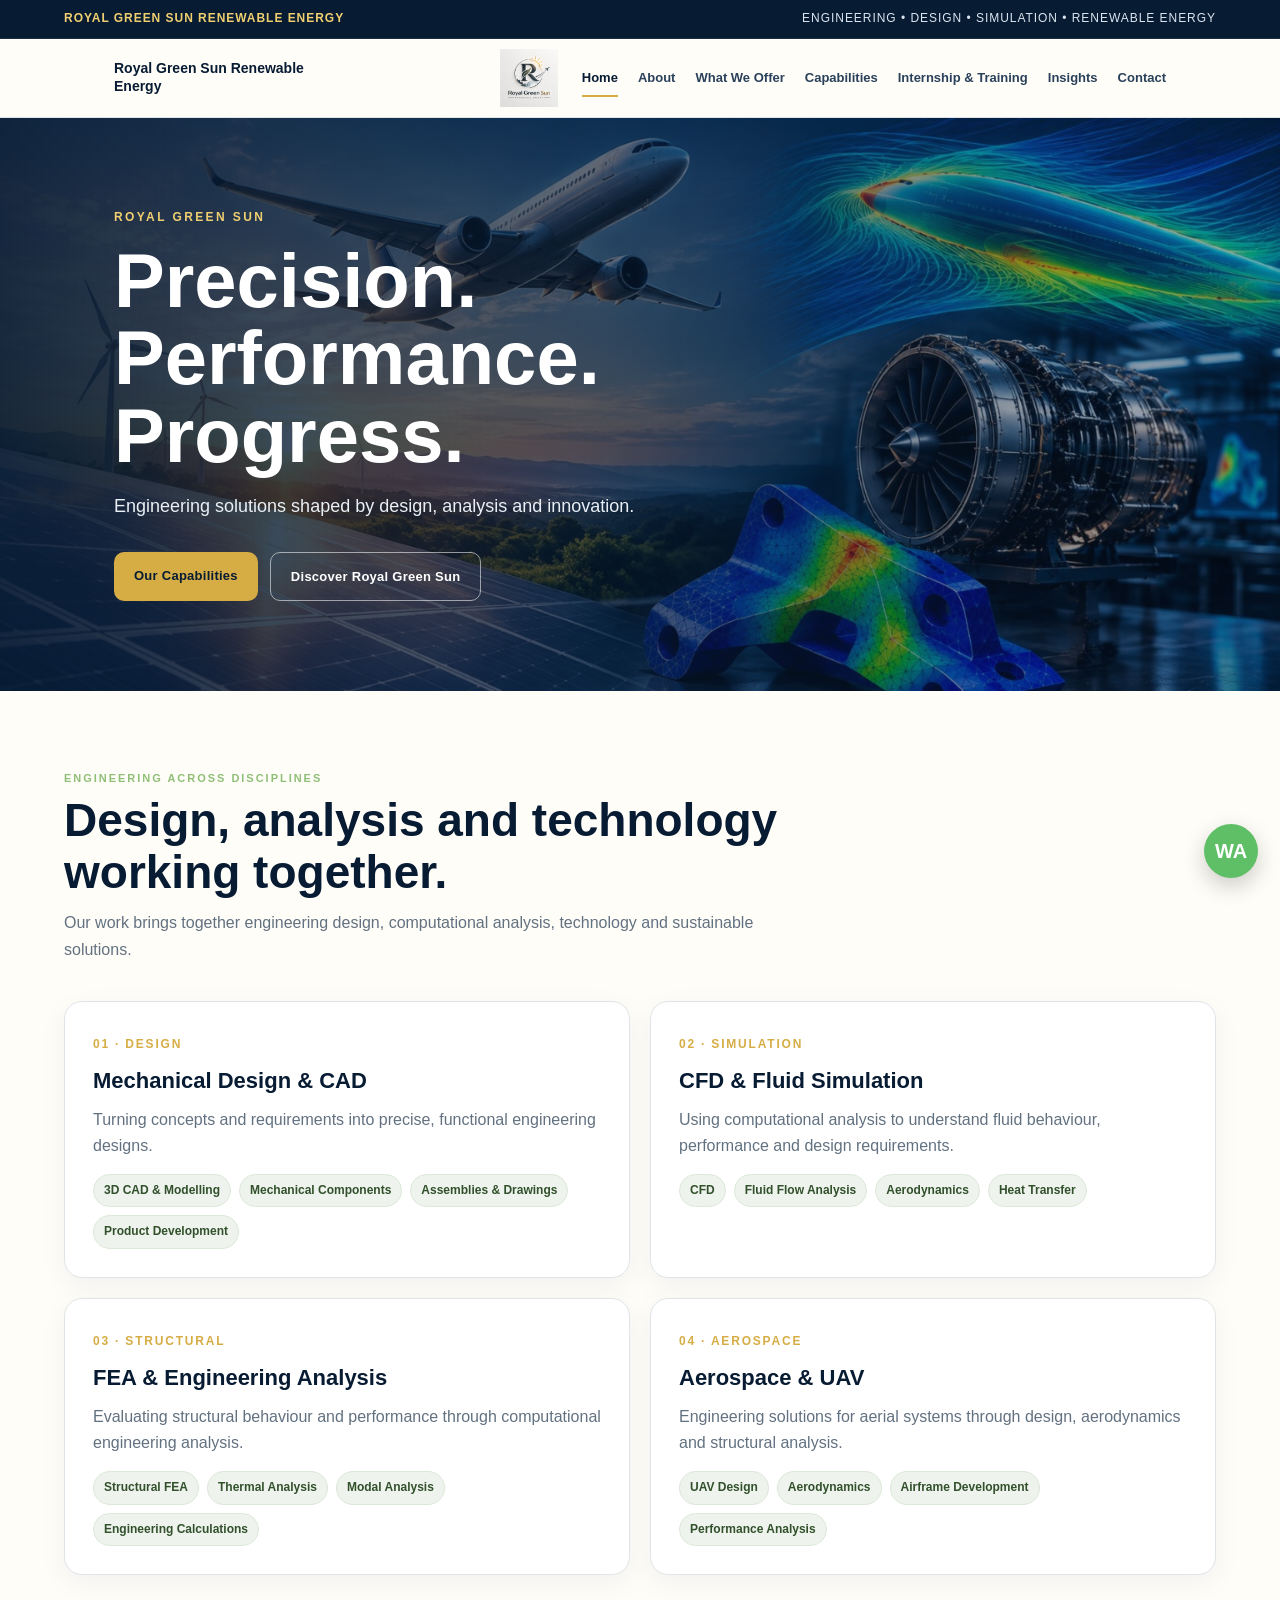
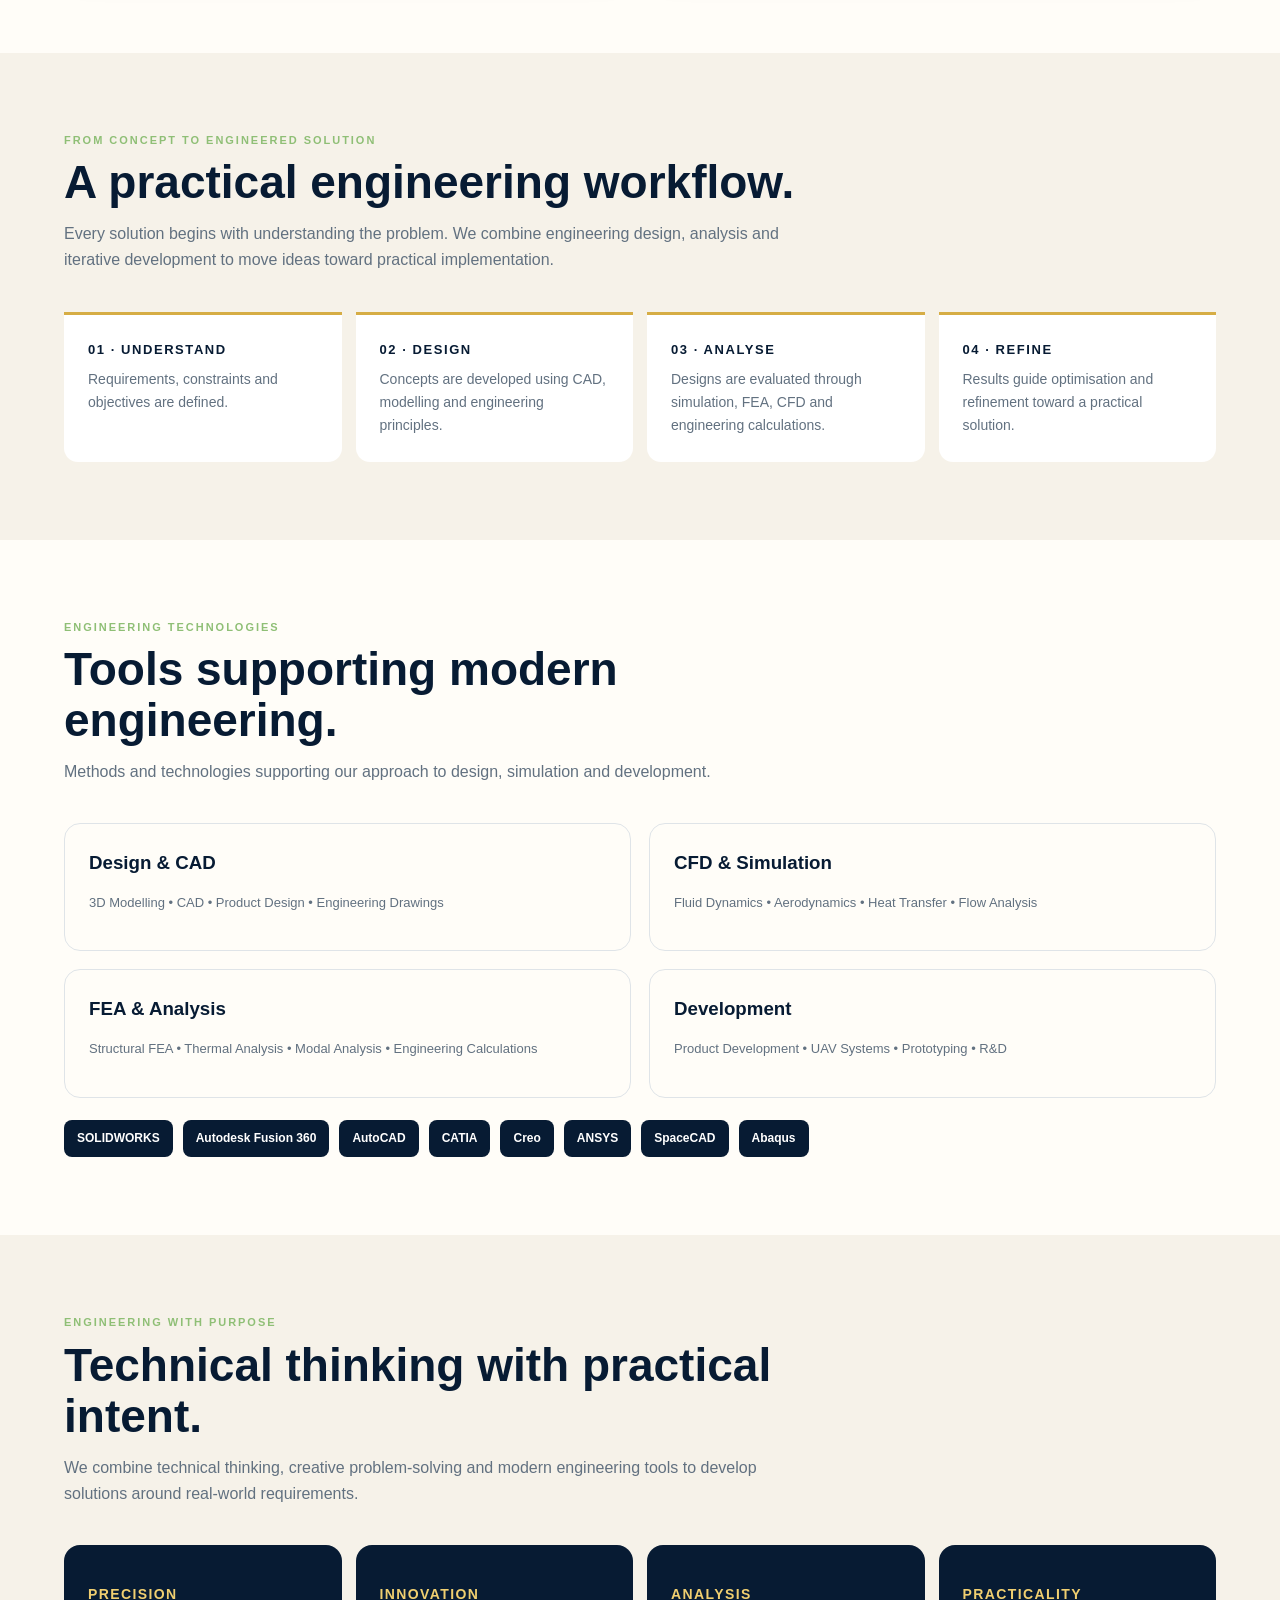
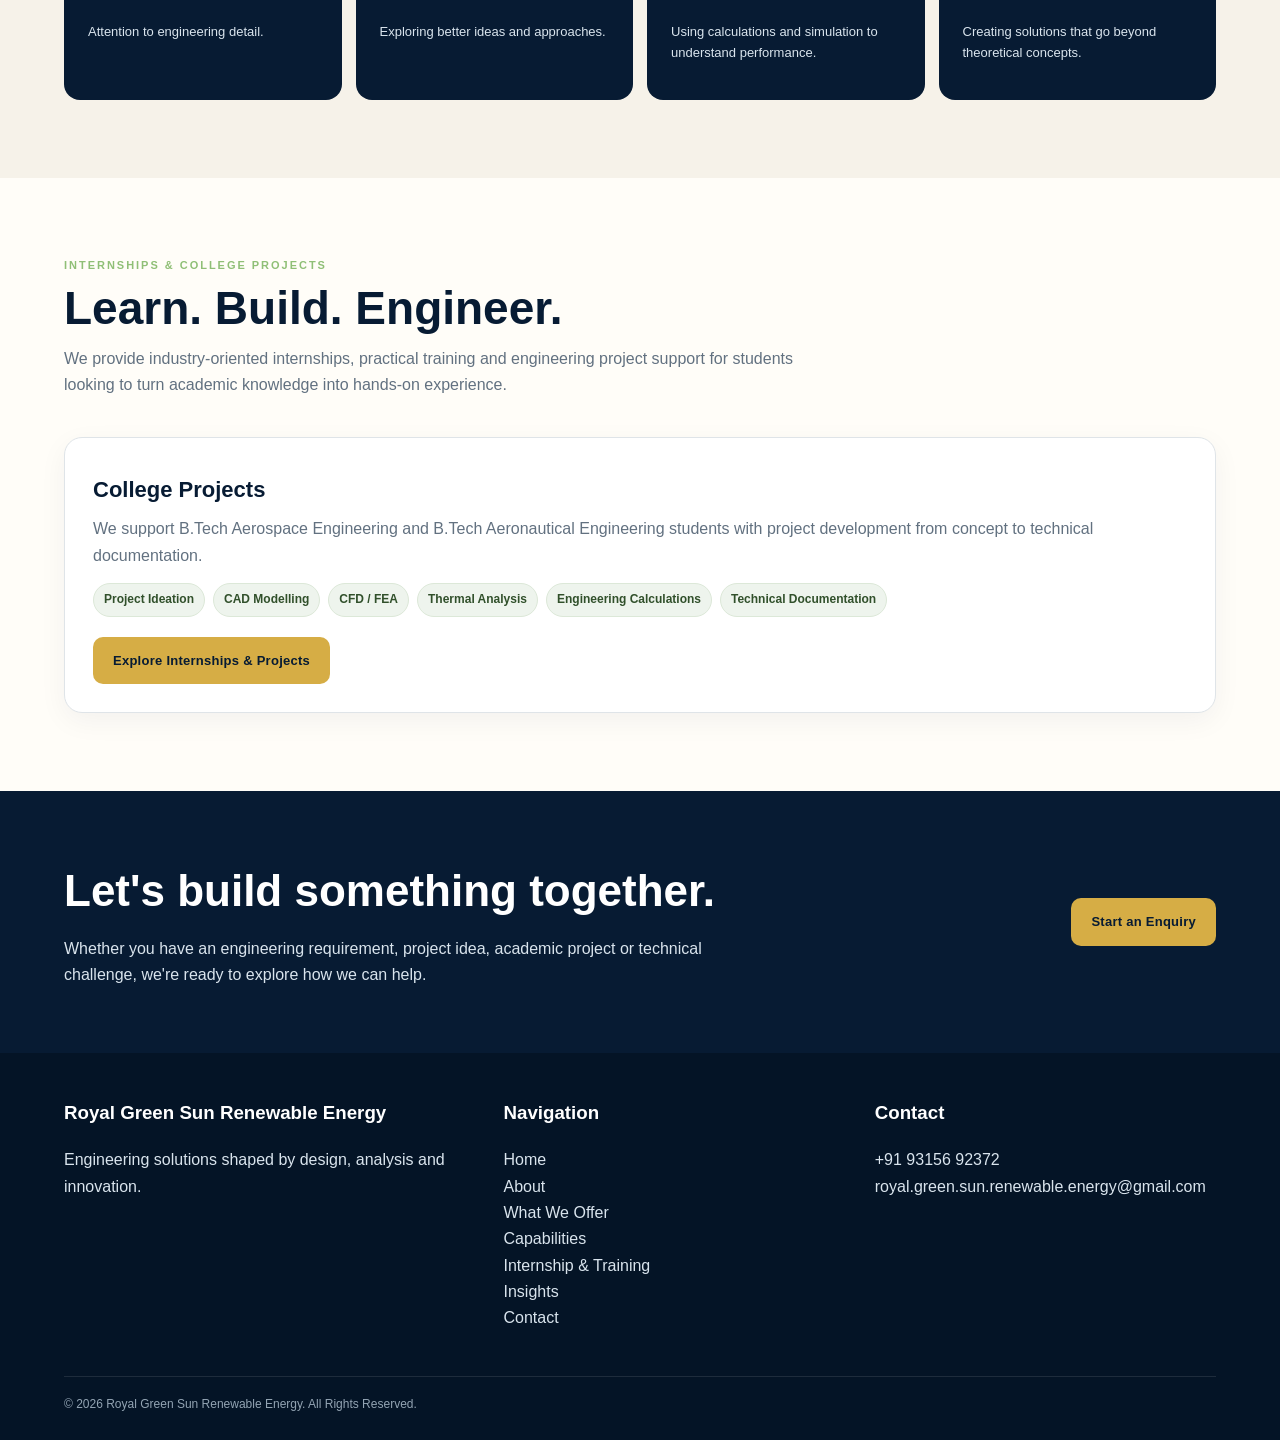
<file: index.html>
<!doctype html><html lang="en"><head><meta charset="utf-8"><meta name="viewport" content="width=device-width,initial-scale=1"><title>Royal Green Sun Renewable Energy | Engineering & Technology</title>
<meta name="description" content="Royal Green Sun Renewable Energy — engineering design, CFD, FEA, aerospace, UAV, product development and renewable energy solutions.">

<link rel="icon" type="image/png" href="assets/logo.png"><link rel="stylesheet" href="assets/styles.css"></head><body>
<div class="topbar"><div class="inner"><span class="company">Royal Green Sun Renewable Energy</span><span class="status">Engineering • Design • Simulation • Renewable Energy</span></div></div>
<header class="header"><nav class="nav"><a class="brand" href="index.html"><span class="brand-text">Royal Green Sun Renewable Energy</span><img src="assets/logo.png" alt="Royal Green Sun Renewable Energy logo"></a><button class="menu" aria-label="Open menu">MENU</button><div class="links"><a class="active" href="index.html">Home</a><a href="about.html">About</a><a href="what-we-offer.html">What We Offer</a><a href="capabilities.html">Capabilities</a><a href="internship-training.html">Internship & Training</a><a href="insights.html">Insights</a><a href="contact.html">Contact</a></div></nav></header>
<main><section class="hero"><div class="hero-inner"><div class="eyebrow">Royal Green Sun</div><h1>Precision. Performance. Progress.</h1><p>Engineering solutions shaped by design, analysis and innovation.</p><div class="buttons"><a class="btn btn-primary" href="capabilities.html">Our Capabilities</a><a class="btn btn-outline" href="about.html">Discover Royal Green Sun</a></div></div></section>
<section class="section"><div class="container"><div class="section-head"><div class="kicker">Engineering Across Disciplines</div><h2 class="section-title">Design, analysis and technology working together.</h2><p>Our work brings together engineering design, computational analysis, technology and sustainable solutions.</p></div><div class="grid"><article class="card"><span class="number">01 · DESIGN</span><h3>Mechanical Design & CAD</h3><p>Turning concepts and requirements into precise, functional engineering designs.</p><ul class="list"><li>3D CAD & Modelling</li><li>Mechanical Components</li><li>Assemblies & Drawings</li><li>Product Development</li></ul></article><article class="card"><span class="number">02 · SIMULATION</span><h3>CFD & Fluid Simulation</h3><p>Using computational analysis to understand fluid behaviour, performance and design requirements.</p><ul class="list"><li>CFD</li><li>Fluid Flow Analysis</li><li>Aerodynamics</li><li>Heat Transfer</li></ul></article><article class="card"><span class="number">03 · STRUCTURAL</span><h3>FEA & Engineering Analysis</h3><p>Evaluating structural behaviour and performance through computational engineering analysis.</p><ul class="list"><li>Structural FEA</li><li>Thermal Analysis</li><li>Modal Analysis</li><li>Engineering Calculations</li></ul></article><article class="card"><span class="number">04 · AEROSPACE</span><h3>Aerospace & UAV</h3><p>Engineering solutions for aerial systems through design, aerodynamics and structural analysis.</p><ul class="list"><li>UAV Design</li><li>Aerodynamics</li><li>Airframe Development</li><li>Performance Analysis</li></ul></article></div></div></section>
<section class="section cream"><div class="container"><div class="section-head"><div class="kicker">From Concept to Engineered Solution</div><h2 class="section-title">A practical engineering workflow.</h2><p>Every solution begins with understanding the problem. We combine engineering design, analysis and iterative development to move ideas toward practical implementation.</p></div><div class="workflow"><div class="step"><strong>01 · UNDERSTAND</strong><p>Requirements, constraints and objectives are defined.</p></div><div class="step"><strong>02 · DESIGN</strong><p>Concepts are developed using CAD, modelling and engineering principles.</p></div><div class="step"><strong>03 · ANALYSE</strong><p>Designs are evaluated through simulation, FEA, CFD and engineering calculations.</p></div><div class="step"><strong>04 · REFINE</strong><p>Results guide optimisation and refinement toward a practical solution.</p></div></div></div></section>
<section class="section"><div class="container"><div class="section-head"><div class="kicker">Engineering Technologies</div><h2 class="section-title">Tools supporting modern engineering.</h2><p>Methods and technologies supporting our approach to design, simulation and development.</p></div><div class="tech-grid"><div class="tech-box"><h3>Design & CAD</h3><p class="small">3D Modelling • CAD • Product Design • Engineering Drawings</p></div><div class="tech-box"><h3>CFD & Simulation</h3><p class="small">Fluid Dynamics • Aerodynamics • Heat Transfer • Flow Analysis</p></div><div class="tech-box"><h3>FEA & Analysis</h3><p class="small">Structural FEA • Thermal Analysis • Modal Analysis • Engineering Calculations</p></div><div class="tech-box"><h3>Development</h3><p class="small">Product Development • UAV Systems • Prototyping • R&D</p></div></div><div class="software"><span>SOLIDWORKS</span><span>Autodesk Fusion 360</span><span>AutoCAD</span><span>CATIA</span><span>Creo</span><span>ANSYS</span><span>SpaceCAD</span><span>Abaqus</span></div></div></section>
<section class="section cream"><div class="container"><div class="section-head"><div class="kicker">Engineering With Purpose</div><h2 class="section-title">Technical thinking with practical intent.</h2><p>We combine technical thinking, creative problem-solving and modern engineering tools to develop solutions around real-world requirements.</p></div><div class="pillars"><div class="pillar"><h3>PRECISION</h3><p>Attention to engineering detail.</p></div><div class="pillar"><h3>INNOVATION</h3><p>Exploring better ideas and approaches.</p></div><div class="pillar"><h3>ANALYSIS</h3><p>Using calculations and simulation to understand performance.</p></div><div class="pillar"><h3>PRACTICALITY</h3><p>Creating solutions that go beyond theoretical concepts.</p></div></div></div></section>
<section class="section"><div class="container"><div class="section-head"><div class="kicker">Internships & College Projects</div><h2 class="section-title">Learn. Build. Engineer.</h2><p>We provide industry-oriented internships, practical training and engineering project support for students looking to turn academic knowledge into hands-on experience.</p></div><div class="card"><h3>College Projects</h3><p>We support B.Tech Aerospace Engineering and B.Tech Aeronautical Engineering students with project development from concept to technical documentation.</p><ul class="list"><li>Project Ideation</li><li>CAD Modelling</li><li>CFD / FEA</li><li>Thermal Analysis</li><li>Engineering Calculations</li><li>Technical Documentation</li></ul><div class="buttons" style="margin-top:20px"><a class="btn btn-primary" href="internship-training.html">Explore Internships & Projects</a></div></div></div></section>
<section class="cta"><div class="cta-inner"><div><h2>Let's build something together.</h2><p>Whether you have an engineering requirement, project idea, academic project or technical challenge, we're ready to explore how we can help.</p></div><a class="btn btn-primary" href="contact.html">Start an Enquiry</a></div></section></main>
<a class="whatsapp" href="https://wa.me/919315692372?text=Hello%20Royal%20Green%20Sun%2C%20I%20would%20like%20to%20enquire%20about%20your%20engineering%20services." target="_blank" aria-label="WhatsApp">WA</a>
<footer class="footer"><div class="footer-inner"><div><h3>Royal Green Sun Renewable Energy</h3><p>Engineering solutions shaped by design, analysis and innovation.</p></div><div><h3>Navigation</h3><p><a href="index.html">Home</a><br><a href="about.html">About</a><br><a href="what-we-offer.html">What We Offer</a><br><a href="capabilities.html">Capabilities</a><br><a href="internship-training.html">Internship & Training</a><br><a href="insights.html">Insights</a><br><a href="contact.html">Contact</a></p></div><div><h3>Contact</h3><p>+91 93156 92372<br>royal.green.sun.renewable.energy@gmail.com</p></div></div><div class="footer-bottom">© 2026 Royal Green Sun Renewable Energy. All Rights Reserved.</div></footer><script src="assets/script.js"></script></body></html>
</file>
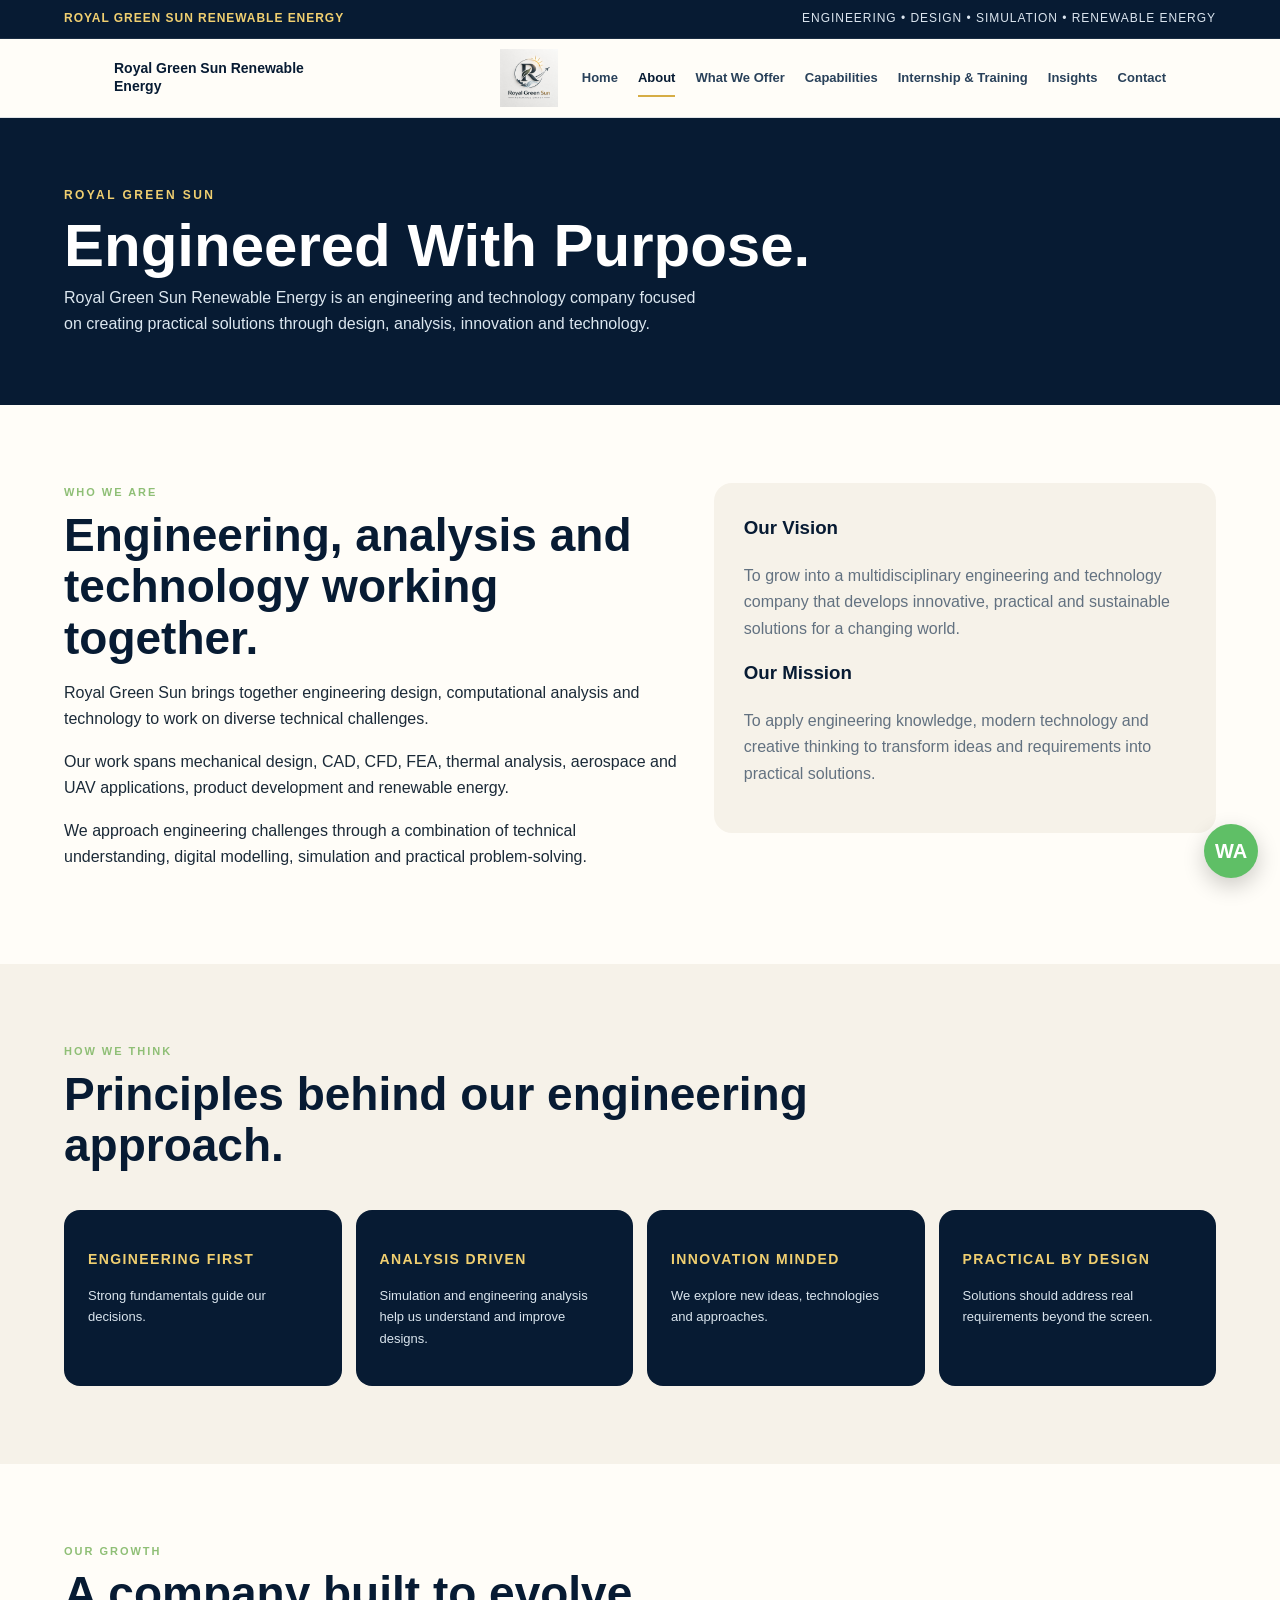
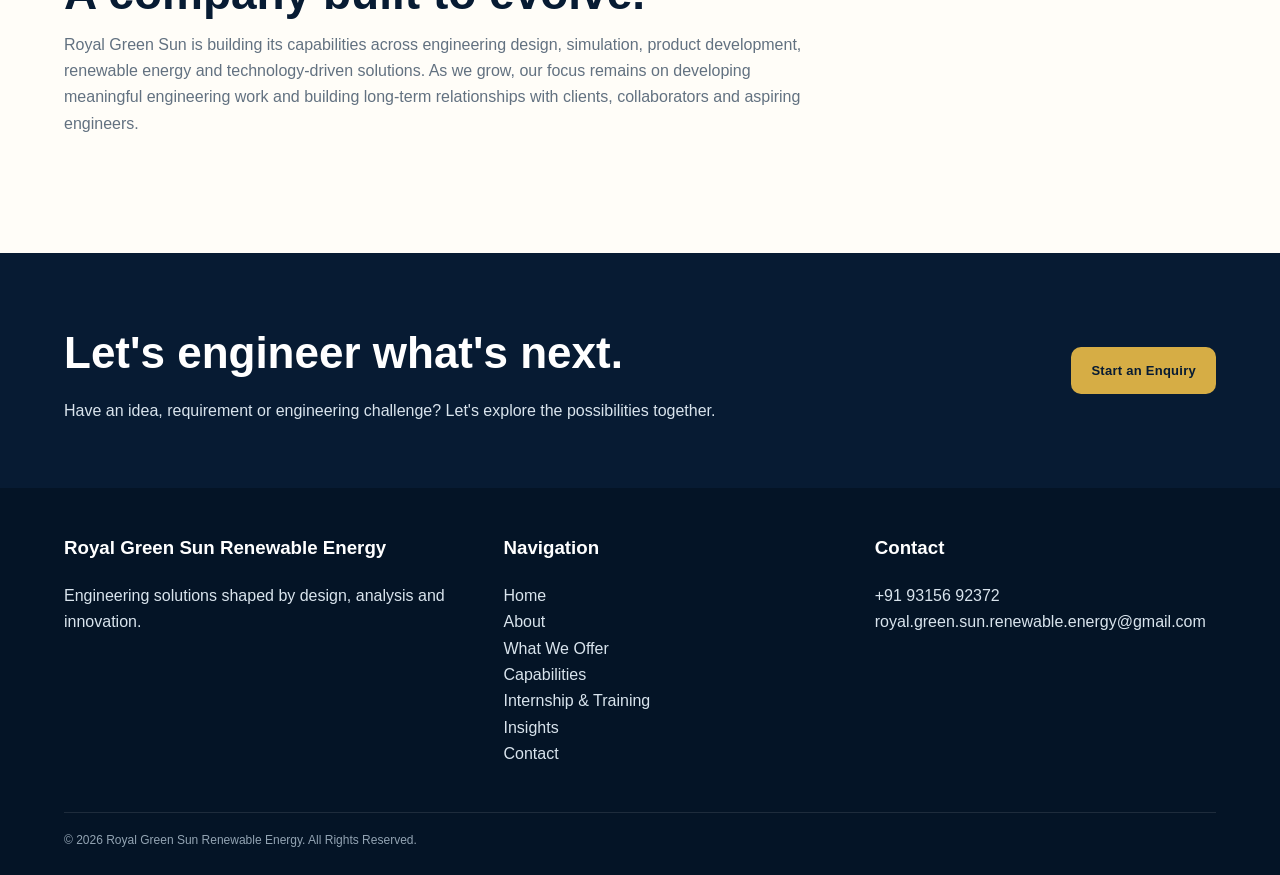
<file: about.html>
<!doctype html><html lang="en"><head><meta charset="utf-8"><meta name="viewport" content="width=device-width,initial-scale=1"><title>About | Royal Green Sun Renewable Energy</title><link rel="stylesheet" href="assets/styles.css"></head><body>
<div class="topbar"><div class="inner"><span class="company">Royal Green Sun Renewable Energy</span><span class="status">Engineering • Design • Simulation • Renewable Energy</span></div></div><header class="header"><nav class="nav"><a class="brand" href="index.html"><span class="brand-text">Royal Green Sun Renewable Energy</span><img src="assets/logo.png" alt="Royal Green Sun Renewable Energy logo"></a><button class="menu">MENU</button><div class="links"><a href="index.html">Home</a><a class="active" href="about.html">About</a><a href="what-we-offer.html">What We Offer</a><a href="capabilities.html">Capabilities</a><a href="internship-training.html">Internship & Training</a><a href="insights.html">Insights</a><a href="contact.html">Contact</a></div></nav></header>
<main><section class="page-hero"><div class="container"><div><div class="eyebrow">Royal Green Sun</div><h1>Engineered With Purpose.</h1><p>Royal Green Sun Renewable Energy is an engineering and technology company focused on creating practical solutions through design, analysis, innovation and technology.</p></div></div></section>
<section class="section"><div class="container"><div class="about-block"><div><div class="kicker">Who We Are</div><h2 class="section-title">Engineering, analysis and technology working together.</h2><p>Royal Green Sun brings together engineering design, computational analysis and technology to work on diverse technical challenges.</p><p>Our work spans mechanical design, CAD, CFD, FEA, thermal analysis, aerospace and UAV applications, product development and renewable energy.</p><p>We approach engineering challenges through a combination of technical understanding, digital modelling, simulation and practical problem-solving.</p></div><div class="about-box"><h3>Our Vision</h3><p>To grow into a multidisciplinary engineering and technology company that develops innovative, practical and sustainable solutions for a changing world.</p><h3>Our Mission</h3><p>To apply engineering knowledge, modern technology and creative thinking to transform ideas and requirements into practical solutions.</p></div></div></div></section>
<section class="section cream"><div class="container"><div class="section-head"><div class="kicker">How We Think</div><h2 class="section-title">Principles behind our engineering approach.</h2></div><div class="pillars"><div class="pillar"><h3>ENGINEERING FIRST</h3><p>Strong fundamentals guide our decisions.</p></div><div class="pillar"><h3>ANALYSIS DRIVEN</h3><p>Simulation and engineering analysis help us understand and improve designs.</p></div><div class="pillar"><h3>INNOVATION MINDED</h3><p>We explore new ideas, technologies and approaches.</p></div><div class="pillar"><h3>PRACTICAL BY DESIGN</h3><p>Solutions should address real requirements beyond the screen.</p></div></div></div></section>
<section class="section"><div class="container"><div class="section-head"><div class="kicker">Our Growth</div><h2 class="section-title">A company built to evolve.</h2><p>Royal Green Sun is building its capabilities across engineering design, simulation, product development, renewable energy and technology-driven solutions. As we grow, our focus remains on developing meaningful engineering work and building long-term relationships with clients, collaborators and aspiring engineers.</p></div></div></section>
<section class="cta"><div class="cta-inner"><div><h2>Let's engineer what's next.</h2><p>Have an idea, requirement or engineering challenge? Let's explore the possibilities together.</p></div><a class="btn btn-primary" href="contact.html">Start an Enquiry</a></div></section></main>
<a class="whatsapp" href="https://wa.me/919315692372?text=Hello%20Royal%20Green%20Sun%2C%20I%20would%20like%20to%20enquire%20about%20your%20engineering%20services." target="_blank">WA</a><footer class="footer"><div class="footer-inner"><div><h3>Royal Green Sun Renewable Energy</h3><p>Engineering solutions shaped by design, analysis and innovation.</p></div><div><h3>Navigation</h3><p><a href="index.html">Home</a><br><a href="about.html">About</a><br><a href="what-we-offer.html">What We Offer</a><br><a href="capabilities.html">Capabilities</a><br><a href="internship-training.html">Internship & Training</a><br><a href="insights.html">Insights</a><br><a href="contact.html">Contact</a></p></div><div><h3>Contact</h3><p>+91 93156 92372<br>royal.green.sun.renewable.energy@gmail.com</p></div></div><div class="footer-bottom">© 2026 Royal Green Sun Renewable Energy. All Rights Reserved.</div></footer><script src="assets/script.js"></script></body></html>
</file>
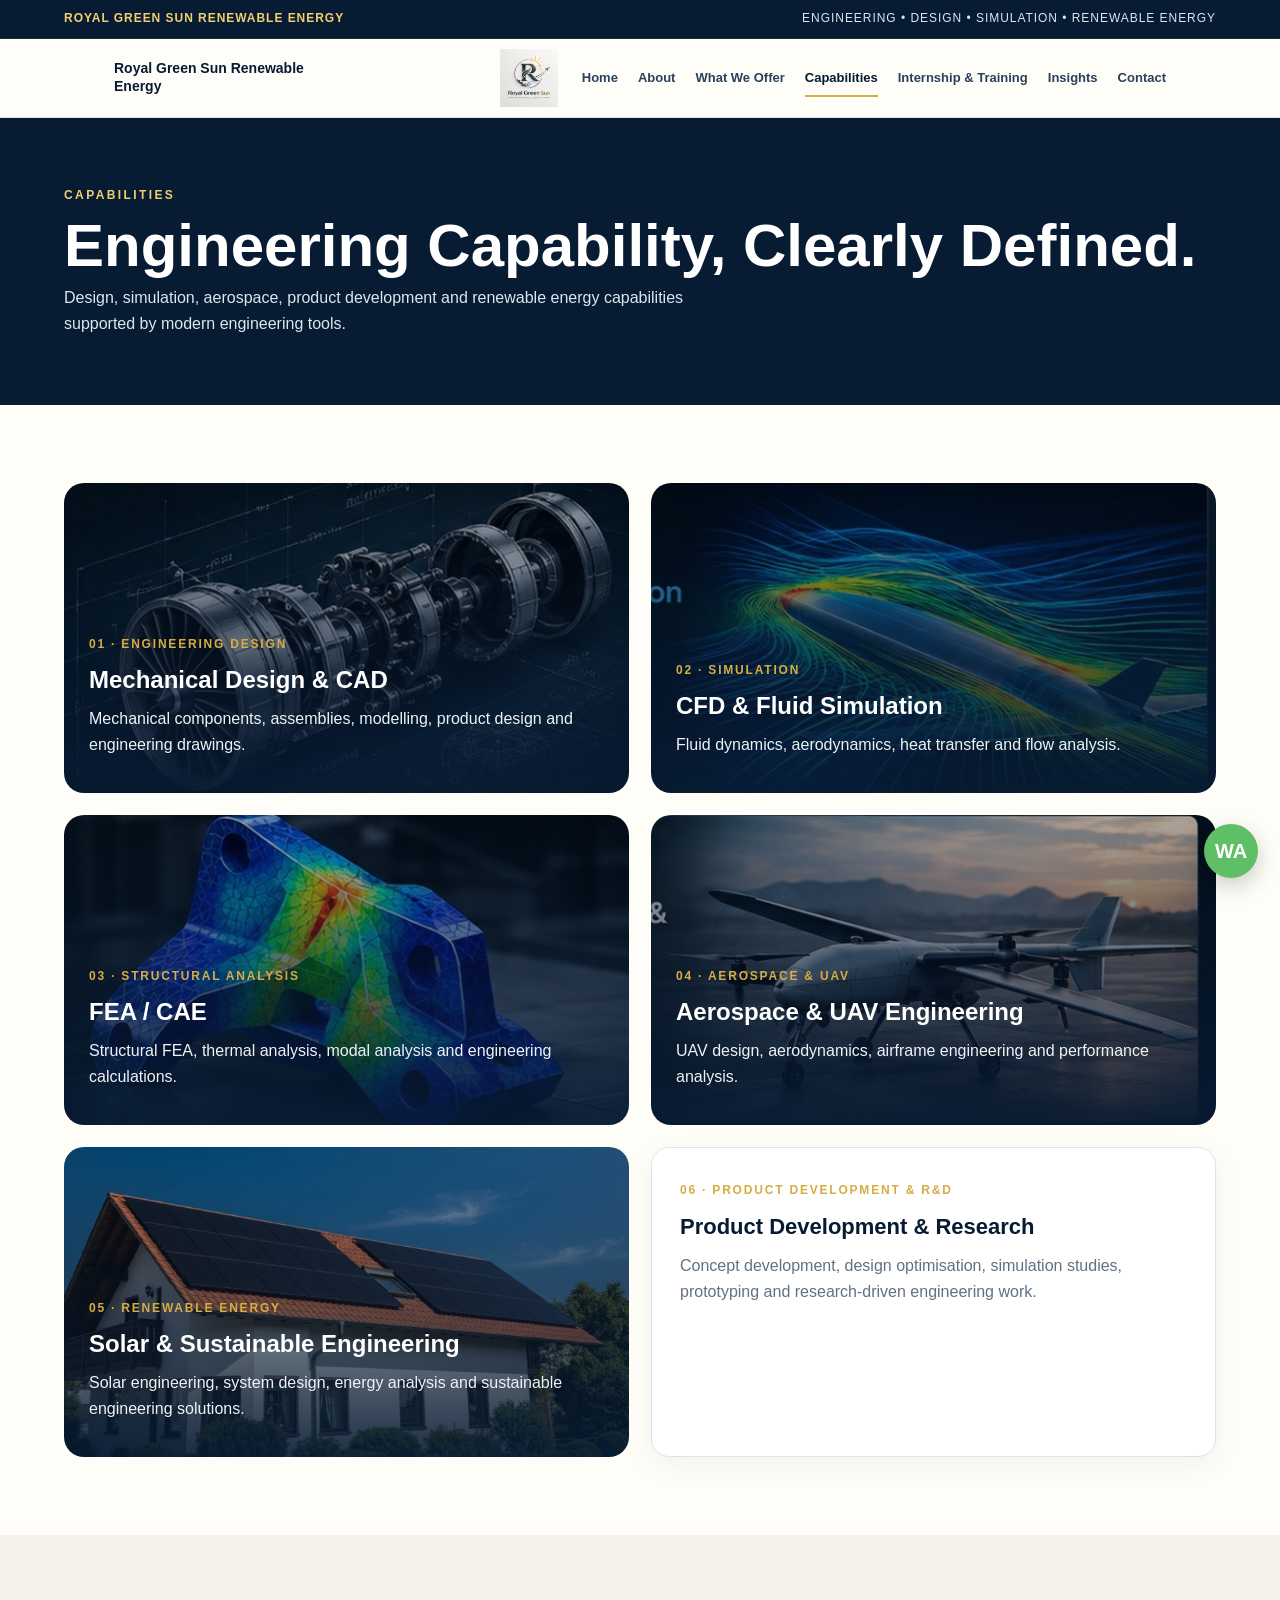
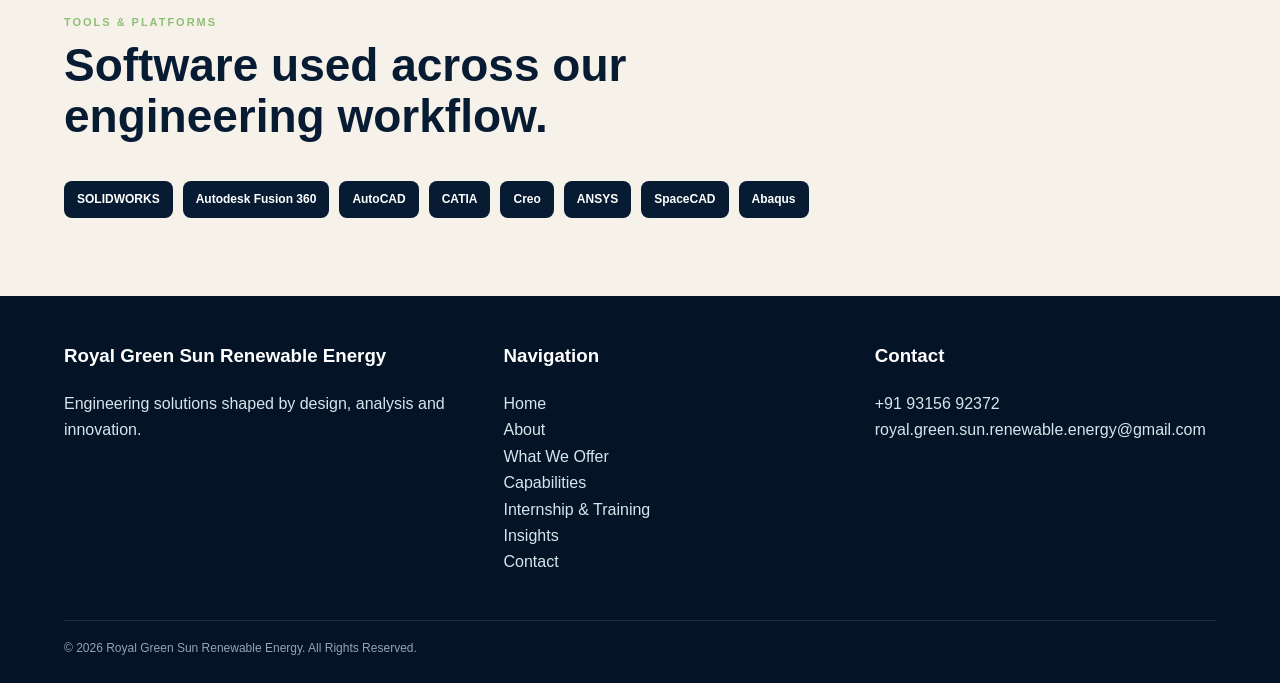
<file: capabilities.html>
<!doctype html><html lang="en"><head><meta charset="utf-8"><meta name="viewport" content="width=device-width,initial-scale=1"><title>Capabilities | Royal Green Sun Renewable Energy</title><link rel="stylesheet" href="assets/styles.css"></head><body>
<div class="topbar"><div class="inner"><span class="company">Royal Green Sun Renewable Energy</span><span class="status">Engineering • Design • Simulation • Renewable Energy</span></div></div><header class="header"><nav class="nav"><a class="brand" href="index.html"><span class="brand-text">Royal Green Sun Renewable Energy</span><img src="assets/logo.png" alt="Royal Green Sun Renewable Energy logo"></a><button class="menu">MENU</button><div class="links"><a href="index.html">Home</a><a href="about.html">About</a><a href="what-we-offer.html">What We Offer</a><a class="active" href="capabilities.html">Capabilities</a><a href="internship-training.html">Internship & Training</a><a href="insights.html">Insights</a><a href="contact.html">Contact</a></div></nav></header>
<main><section class="page-hero"><div class="container"><div><div class="eyebrow">Capabilities</div><h1>Engineering Capability, Clearly Defined.</h1><p>Design, simulation, aerospace, product development and renewable energy capabilities supported by modern engineering tools.</p></div></div></section>
<section class="section"><div class="container"><div class="cap-grid"><article class="cap-card design"><div class="cap-content"><span class="number">01 · ENGINEERING DESIGN</span><h3>Mechanical Design & CAD</h3><p>Mechanical components, assemblies, modelling, product design and engineering drawings.</p></div></article><article class="cap-card cfd"><div class="cap-content"><span class="number">02 · SIMULATION</span><h3>CFD & Fluid Simulation</h3><p>Fluid dynamics, aerodynamics, heat transfer and flow analysis.</p></div></article><article class="cap-card fea"><div class="cap-content"><span class="number">03 · STRUCTURAL ANALYSIS</span><h3>FEA / CAE</h3><p>Structural FEA, thermal analysis, modal analysis and engineering calculations.</p></div></article><article class="cap-card uav"><div class="cap-content"><span class="number">04 · AEROSPACE & UAV</span><h3>Aerospace & UAV Engineering</h3><p>UAV design, aerodynamics, airframe engineering and performance analysis.</p></div></article><article class="cap-card renewable"><div class="cap-content"><span class="number">05 · RENEWABLE ENERGY</span><h3>Solar & Sustainable Engineering</h3><p>Solar engineering, system design, energy analysis and sustainable engineering solutions.</p></div></article><div class="card"><span class="number">06 · PRODUCT DEVELOPMENT & R&D</span><h3>Product Development & Research</h3><p>Concept development, design optimisation, simulation studies, prototyping and research-driven engineering work.</p></div></div></div></section>
<section class="section cream"><div class="container"><div class="section-head"><div class="kicker">Tools & Platforms</div><h2 class="section-title">Software used across our engineering workflow.</h2></div><div class="software"><span>SOLIDWORKS</span><span>Autodesk Fusion 360</span><span>AutoCAD</span><span>CATIA</span><span>Creo</span><span>ANSYS</span><span>SpaceCAD</span><span>Abaqus</span></div></div></section></main><a class="whatsapp" href="https://wa.me/919315692372?text=Hello%20Royal%20Green%20Sun%2C%20I%20would%20like%20to%20enquire%20about%20your%20engineering%20services." target="_blank">WA</a><footer class="footer"><div class="footer-inner"><div><h3>Royal Green Sun Renewable Energy</h3><p>Engineering solutions shaped by design, analysis and innovation.</p></div><div><h3>Navigation</h3><p><a href="index.html">Home</a><br><a href="about.html">About</a><br><a href="what-we-offer.html">What We Offer</a><br><a href="capabilities.html">Capabilities</a><br><a href="internship-training.html">Internship & Training</a><br><a href="insights.html">Insights</a><br><a href="contact.html">Contact</a></p></div><div><h3>Contact</h3><p>+91 93156 92372<br>royal.green.sun.renewable.energy@gmail.com</p></div></div><div class="footer-bottom">© 2026 Royal Green Sun Renewable Energy. All Rights Reserved.</div></footer><script src="assets/script.js"></script></body></html>
</file>
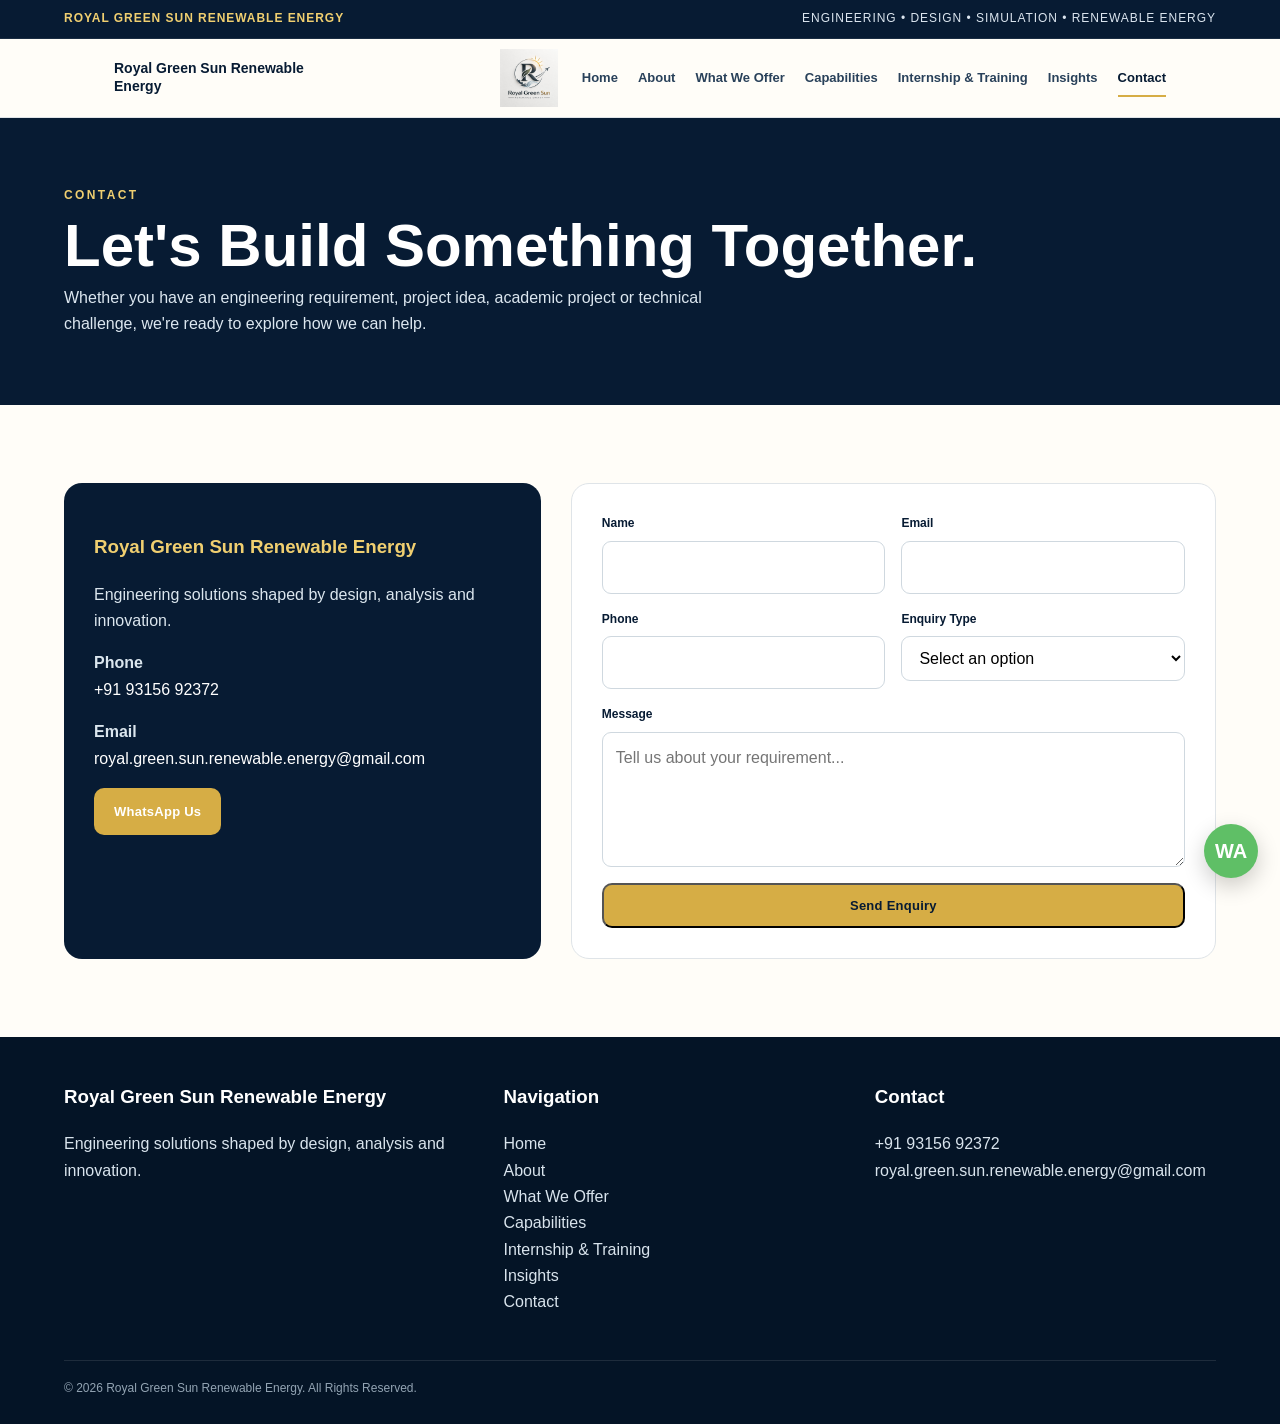
<file: contact.html>
<!doctype html><html lang="en"><head><meta charset="utf-8"><meta name="viewport" content="width=device-width,initial-scale=1"><title>Contact | Royal Green Sun Renewable Energy</title><link rel="stylesheet" href="assets/styles.css"></head><body>
<div class="topbar"><div class="inner"><span class="company">Royal Green Sun Renewable Energy</span><span class="status">Engineering • Design • Simulation • Renewable Energy</span></div></div><header class="header"><nav class="nav"><a class="brand" href="index.html"><span class="brand-text">Royal Green Sun Renewable Energy</span><img src="assets/logo.png" alt="Royal Green Sun Renewable Energy logo"></a><button class="menu">MENU</button><div class="links"><a href="index.html">Home</a><a href="about.html">About</a><a href="what-we-offer.html">What We Offer</a><a href="capabilities.html">Capabilities</a><a href="internship-training.html">Internship & Training</a><a href="insights.html">Insights</a><a class="active" href="contact.html">Contact</a></div></nav></header>
<main><section class="page-hero"><div class="container"><div><div class="eyebrow">Contact</div><h1>Let's Build Something Together.</h1><p>Whether you have an engineering requirement, project idea, academic project or technical challenge, we're ready to explore how we can help.</p></div></div></section>
<section class="section"><div class="container"><div class="contact-grid"><aside class="contact-card"><h3>Royal Green Sun Renewable Energy</h3><p>Engineering solutions shaped by design, analysis and innovation.</p><p><strong>Phone</strong><br><a href="tel:+919315692372">+91 93156 92372</a></p><p><strong>Email</strong><br><a href="mailto:royal.green.sun.renewable.energy@gmail.com">royal.green.sun.renewable.energy@gmail.com</a></p><a class="btn btn-primary" href="https://wa.me/919315692372?text=Hello%20Royal%20Green%20Sun%2C%20I%20would%20like%20to%20enquire%20about%20your%20engineering%20services." target="_blank">WhatsApp Us</a></aside><form class="form" data-whatsapp><div class="form-grid"><div class="field"><label for="name">Name</label><input id="name" name="name" required></div><div class="field"><label for="email">Email</label><input id="email" name="email" type="email" required></div><div class="field"><label for="phone">Phone</label><input id="phone" name="phone" type="tel"></div><div class="field"><label for="type">Enquiry Type</label><select id="type" name="type" required><option value="">Select an option</option><option>Company & Organisation Project</option><option>Individual Project</option><option>College Project</option><option>Internships & Training</option><option>Engineering Consultancy</option></select></div><div class="field full"><label for="message">Message</label><textarea id="message" name="message" placeholder="Tell us about your requirement..."></textarea></div><div class="field full"><button class="btn btn-primary" type="submit">Send Enquiry</button></div></div></form></div></div></section></main><a class="whatsapp" href="https://wa.me/919315692372?text=Hello%20Royal%20Green%20Sun%2C%20I%20would%20like%20to%20enquire%20about%20your%20engineering%20services." target="_blank">WA</a><footer class="footer"><div class="footer-inner"><div><h3>Royal Green Sun Renewable Energy</h3><p>Engineering solutions shaped by design, analysis and innovation.</p></div><div><h3>Navigation</h3><p><a href="index.html">Home</a><br><a href="about.html">About</a><br><a href="what-we-offer.html">What We Offer</a><br><a href="capabilities.html">Capabilities</a><br><a href="internship-training.html">Internship & Training</a><br><a href="insights.html">Insights</a><br><a href="contact.html">Contact</a></p></div><div><h3>Contact</h3><p>+91 93156 92372<br>royal.green.sun.renewable.energy@gmail.com</p></div></div><div class="footer-bottom">© 2026 Royal Green Sun Renewable Energy. All Rights Reserved.</div></footer><script src="assets/script.js"></script></body></html>
</file>
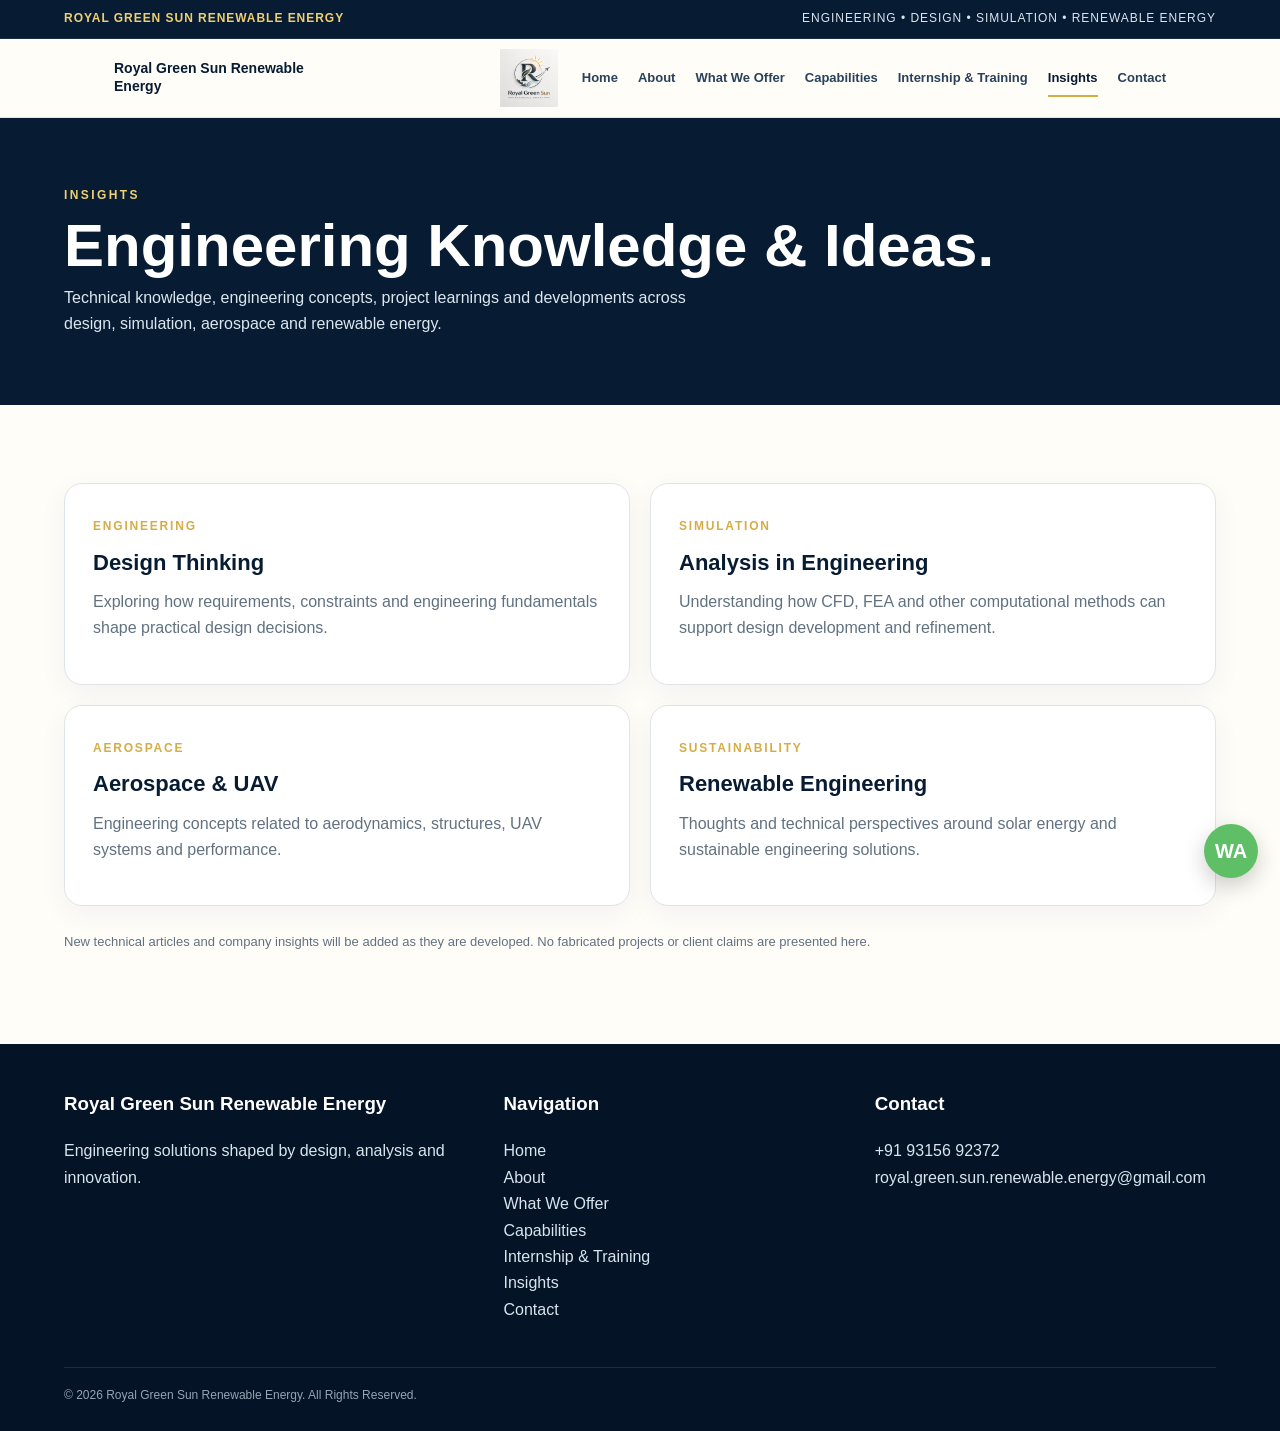
<file: insights.html>
<!doctype html><html lang="en"><head><meta charset="utf-8"><meta name="viewport" content="width=device-width,initial-scale=1"><title>Insights | Royal Green Sun Renewable Energy</title><link rel="stylesheet" href="assets/styles.css"></head><body>
<div class="topbar"><div class="inner"><span class="company">Royal Green Sun Renewable Energy</span><span class="status">Engineering • Design • Simulation • Renewable Energy</span></div></div><header class="header"><nav class="nav"><a class="brand" href="index.html"><span class="brand-text">Royal Green Sun Renewable Energy</span><img src="assets/logo.png" alt="Royal Green Sun Renewable Energy logo"></a><button class="menu">MENU</button><div class="links"><a href="index.html">Home</a><a href="about.html">About</a><a href="what-we-offer.html">What We Offer</a><a href="capabilities.html">Capabilities</a><a href="internship-training.html">Internship & Training</a><a class="active" href="insights.html">Insights</a><a href="contact.html">Contact</a></div></nav></header>
<main><section class="page-hero"><div class="container"><div><div class="eyebrow">Insights</div><h1>Engineering Knowledge & Ideas.</h1><p>Technical knowledge, engineering concepts, project learnings and developments across design, simulation, aerospace and renewable energy.</p></div></div></section><section class="section"><div class="container"><div class="grid"><article class="card"><span class="number">ENGINEERING</span><h3>Design Thinking</h3><p>Exploring how requirements, constraints and engineering fundamentals shape practical design decisions.</p></article><article class="card"><span class="number">SIMULATION</span><h3>Analysis in Engineering</h3><p>Understanding how CFD, FEA and other computational methods can support design development and refinement.</p></article><article class="card"><span class="number">AEROSPACE</span><h3>Aerospace & UAV</h3><p>Engineering concepts related to aerodynamics, structures, UAV systems and performance.</p></article><article class="card"><span class="number">SUSTAINABILITY</span><h3>Renewable Engineering</h3><p>Thoughts and technical perspectives around solar energy and sustainable engineering solutions.</p></article></div><p class="small" style="margin-top:25px">New technical articles and company insights will be added as they are developed. No fabricated projects or client claims are presented here.</p></div></section></main><a class="whatsapp" href="https://wa.me/919315692372?text=Hello%20Royal%20Green%20Sun%2C%20I%20would%20like%20to%20enquire%20about%20your%20engineering%20services." target="_blank">WA</a><footer class="footer"><div class="footer-inner"><div><h3>Royal Green Sun Renewable Energy</h3><p>Engineering solutions shaped by design, analysis and innovation.</p></div><div><h3>Navigation</h3><p><a href="index.html">Home</a><br><a href="about.html">About</a><br><a href="what-we-offer.html">What We Offer</a><br><a href="capabilities.html">Capabilities</a><br><a href="internship-training.html">Internship & Training</a><br><a href="insights.html">Insights</a><br><a href="contact.html">Contact</a></p></div><div><h3>Contact</h3><p>+91 93156 92372<br>royal.green.sun.renewable.energy@gmail.com</p></div></div><div class="footer-bottom">© 2026 Royal Green Sun Renewable Energy. All Rights Reserved.</div></footer><script src="assets/script.js"></script></body></html>
</file>
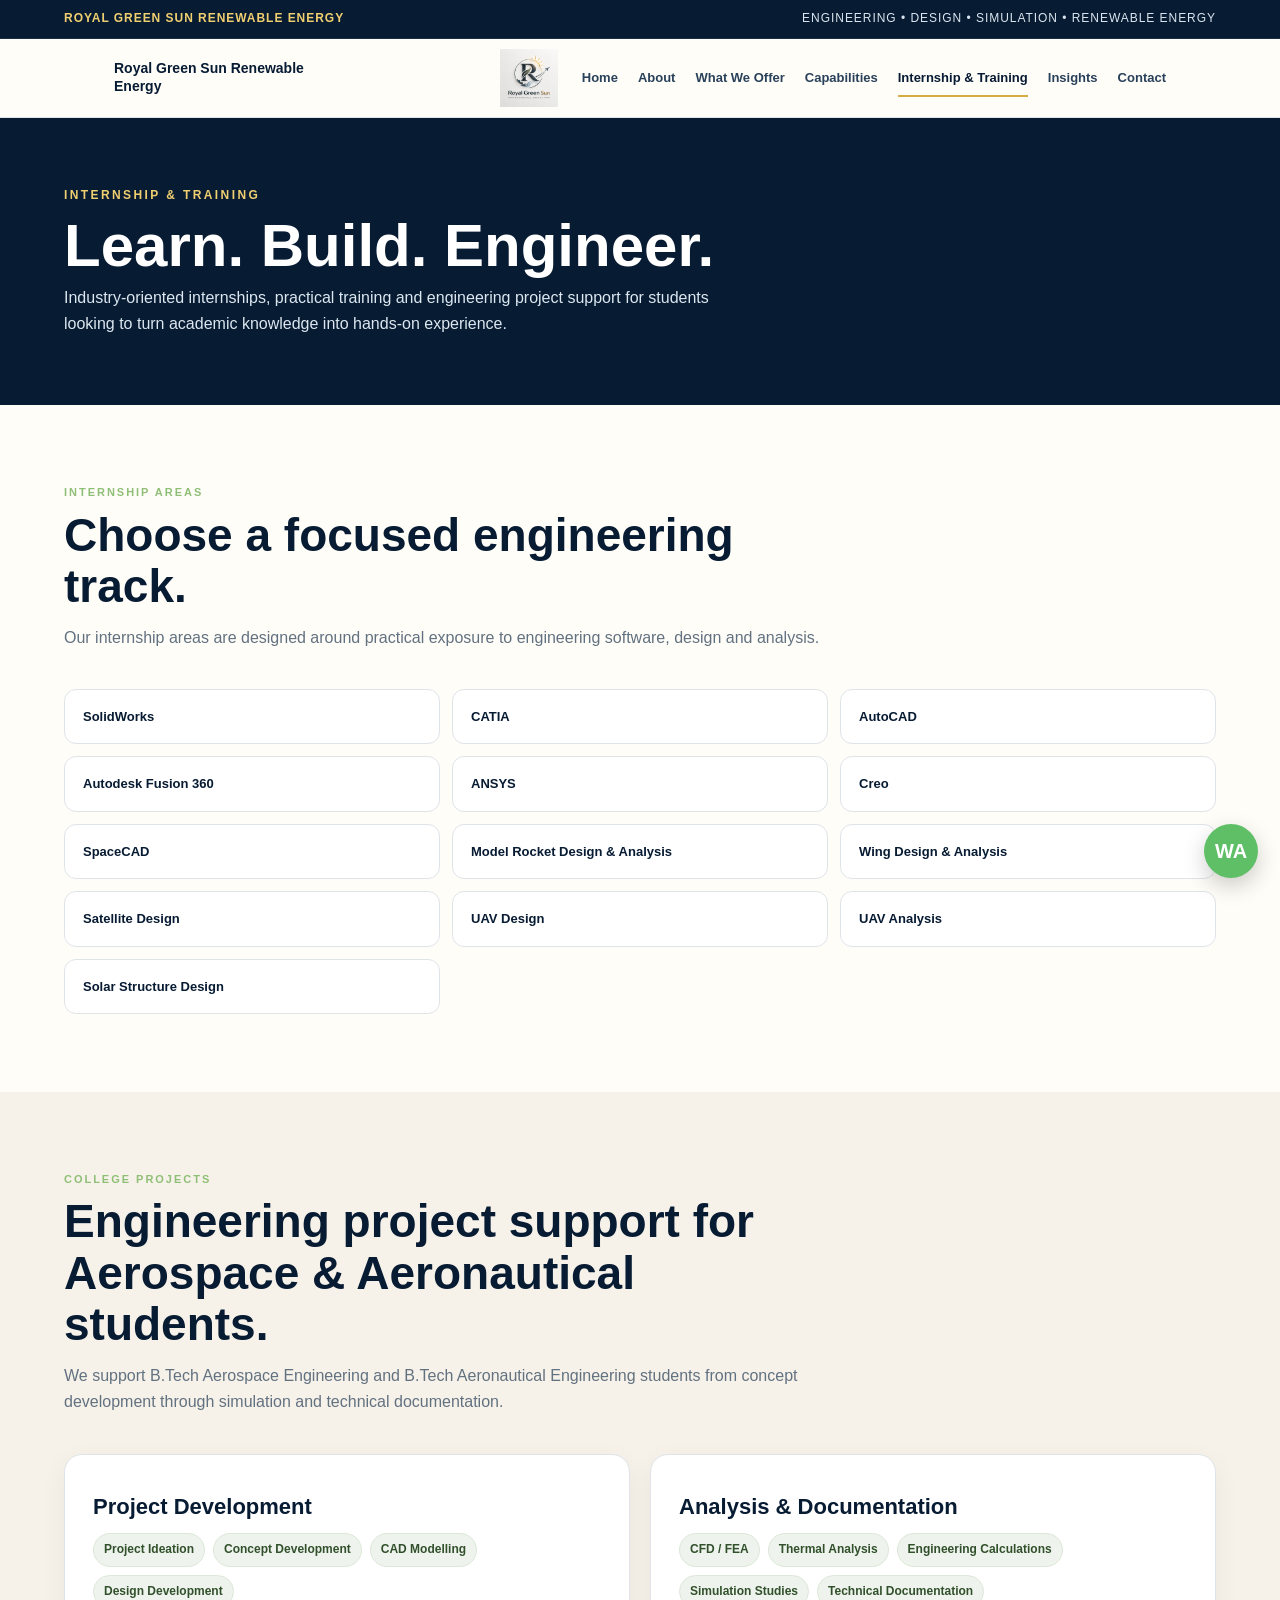
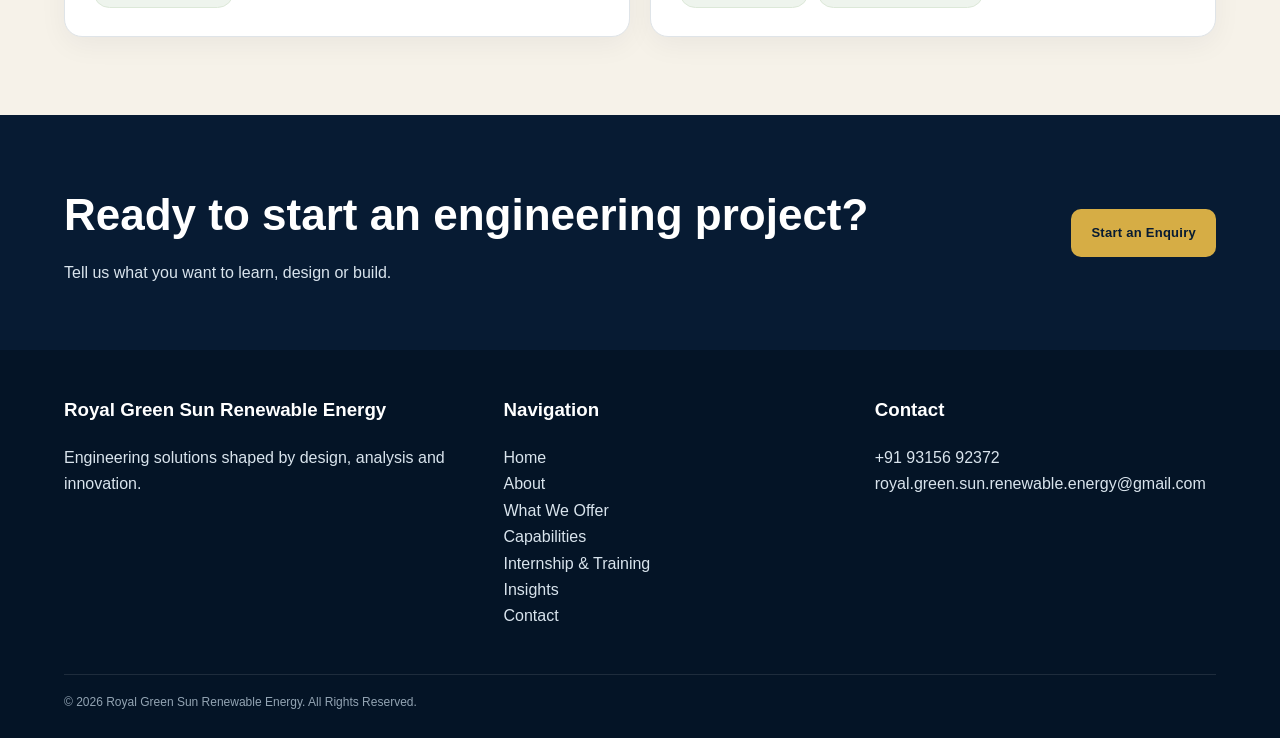
<file: internship-training.html>
<!doctype html><html lang="en"><head><meta charset="utf-8"><meta name="viewport" content="width=device-width,initial-scale=1"><title>Internship & Training | Royal Green Sun Renewable Energy</title><link rel="stylesheet" href="assets/styles.css"></head><body>
<div class="topbar"><div class="inner"><span class="company">Royal Green Sun Renewable Energy</span><span class="status">Engineering • Design • Simulation • Renewable Energy</span></div></div><header class="header"><nav class="nav"><a class="brand" href="index.html"><span class="brand-text">Royal Green Sun Renewable Energy</span><img src="assets/logo.png" alt="Royal Green Sun Renewable Energy logo"></a><button class="menu">MENU</button><div class="links"><a href="index.html">Home</a><a href="about.html">About</a><a href="what-we-offer.html">What We Offer</a><a href="capabilities.html">Capabilities</a><a class="active" href="internship-training.html">Internship & Training</a><a href="insights.html">Insights</a><a href="contact.html">Contact</a></div></nav></header>
<main><section class="page-hero"><div class="container"><div><div class="eyebrow">Internship & Training</div><h1>Learn. Build. Engineer.</h1><p>Industry-oriented internships, practical training and engineering project support for students looking to turn academic knowledge into hands-on experience.</p></div></div></section>
<section class="section"><div class="container"><div class="section-head"><div class="kicker">Internship Areas</div><h2 class="section-title">Choose a focused engineering track.</h2><p>Our internship areas are designed around practical exposure to engineering software, design and analysis.</p></div><div class="internships"><div class="internship">SolidWorks</div><div class="internship">CATIA</div><div class="internship">AutoCAD</div><div class="internship">Autodesk Fusion 360</div><div class="internship">ANSYS</div><div class="internship">Creo</div><div class="internship">SpaceCAD</div><div class="internship">Model Rocket Design & Analysis</div><div class="internship">Wing Design & Analysis</div><div class="internship">Satellite Design</div><div class="internship">UAV Design</div><div class="internship">UAV Analysis</div><div class="internship">Solar Structure Design</div></div></div></section>
<section class="section cream"><div class="container"><div class="section-head"><div class="kicker">College Projects</div><h2 class="section-title">Engineering project support for Aerospace & Aeronautical students.</h2><p>We support B.Tech Aerospace Engineering and B.Tech Aeronautical Engineering students from concept development through simulation and technical documentation.</p></div><div class="grid"><div class="card"><h3>Project Development</h3><ul class="list"><li>Project Ideation</li><li>Concept Development</li><li>CAD Modelling</li><li>Design Development</li></ul></div><div class="card"><h3>Analysis & Documentation</h3><ul class="list"><li>CFD / FEA</li><li>Thermal Analysis</li><li>Engineering Calculations</li><li>Simulation Studies</li><li>Technical Documentation</li></ul></div></div></div></section>
<section class="cta"><div class="cta-inner"><div><h2>Ready to start an engineering project?</h2><p>Tell us what you want to learn, design or build.</p></div><a class="btn btn-primary" href="contact.html">Start an Enquiry</a></div></section></main><a class="whatsapp" href="https://wa.me/919315692372?text=Hello%20Royal%20Green%20Sun%2C%20I%20would%20like%20to%20enquire%20about%20your%20engineering%20services." target="_blank">WA</a><footer class="footer"><div class="footer-inner"><div><h3>Royal Green Sun Renewable Energy</h3><p>Engineering solutions shaped by design, analysis and innovation.</p></div><div><h3>Navigation</h3><p><a href="index.html">Home</a><br><a href="about.html">About</a><br><a href="what-we-offer.html">What We Offer</a><br><a href="capabilities.html">Capabilities</a><br><a href="internship-training.html">Internship & Training</a><br><a href="insights.html">Insights</a><br><a href="contact.html">Contact</a></p></div><div><h3>Contact</h3><p>+91 93156 92372<br>royal.green.sun.renewable.energy@gmail.com</p></div></div><div class="footer-bottom">© 2026 Royal Green Sun Renewable Energy. All Rights Reserved.</div></footer><script src="assets/script.js"></script></body></html>
</file>
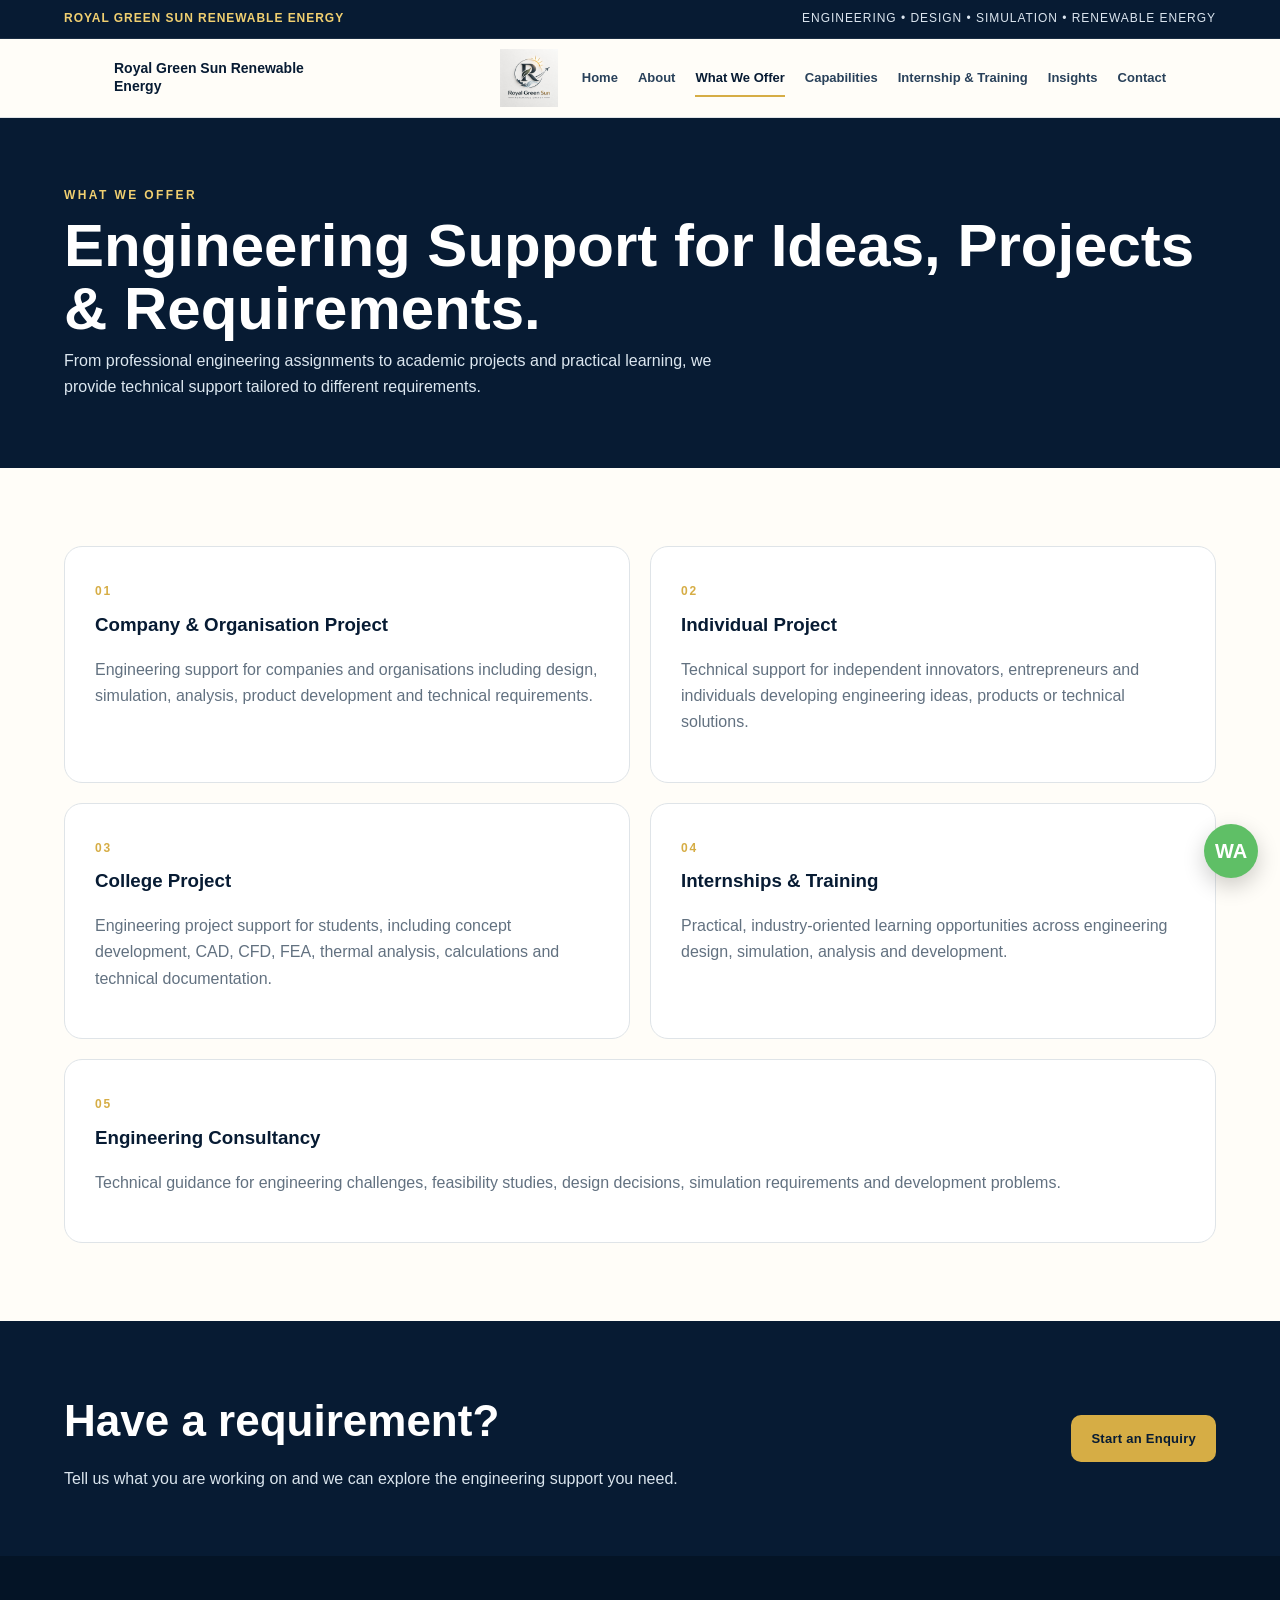
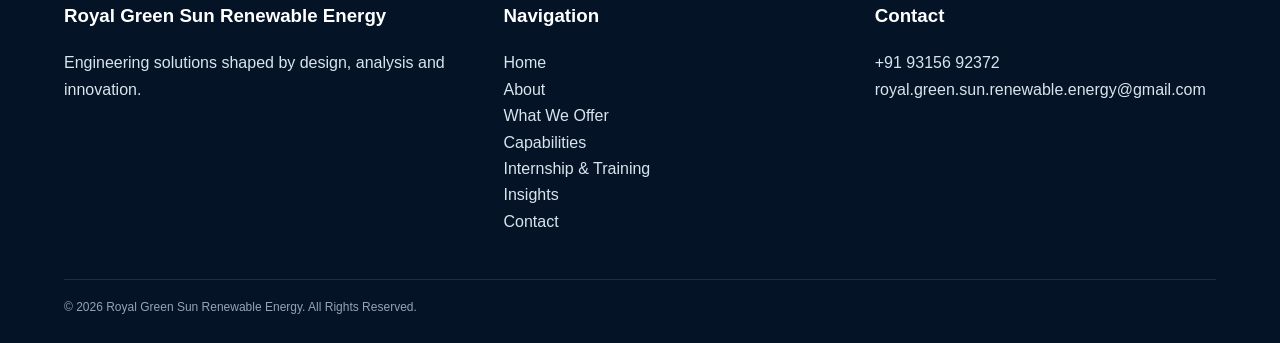
<file: what-we-offer.html>
<!doctype html><html lang="en"><head><meta charset="utf-8"><meta name="viewport" content="width=device-width,initial-scale=1"><title>What We Offer | Royal Green Sun Renewable Energy</title><link rel="stylesheet" href="assets/styles.css"></head><body>
<div class="topbar"><div class="inner"><span class="company">Royal Green Sun Renewable Energy</span><span class="status">Engineering • Design • Simulation • Renewable Energy</span></div></div><header class="header"><nav class="nav"><a class="brand" href="index.html"><span class="brand-text">Royal Green Sun Renewable Energy</span><img src="assets/logo.png" alt="Royal Green Sun Renewable Energy logo"></a><button class="menu">MENU</button><div class="links"><a href="index.html">Home</a><a href="about.html">About</a><a class="active" href="what-we-offer.html">What We Offer</a><a href="capabilities.html">Capabilities</a><a href="internship-training.html">Internship & Training</a><a href="insights.html">Insights</a><a href="contact.html">Contact</a></div></nav></header>
<main><section class="page-hero"><div class="container"><div><div class="eyebrow">What We Offer</div><h1>Engineering Support for Ideas, Projects & Requirements.</h1><p>From professional engineering assignments to academic projects and practical learning, we provide technical support tailored to different requirements.</p></div></div></section>
<section class="section"><div class="container"><div class="offer-grid"><article class="offer-card"><span class="number">01</span><h3>Company & Organisation Project</h3><p>Engineering support for companies and organisations including design, simulation, analysis, product development and technical requirements.</p></article><article class="offer-card"><span class="number">02</span><h3>Individual Project</h3><p>Technical support for independent innovators, entrepreneurs and individuals developing engineering ideas, products or technical solutions.</p></article><article class="offer-card"><span class="number">03</span><h3>College Project</h3><p>Engineering project support for students, including concept development, CAD, CFD, FEA, thermal analysis, calculations and technical documentation.</p></article><article class="offer-card"><span class="number">04</span><h3>Internships & Training</h3><p>Practical, industry-oriented learning opportunities across engineering design, simulation, analysis and development.</p></article><article class="offer-card"><span class="number">05</span><h3>Engineering Consultancy</h3><p>Technical guidance for engineering challenges, feasibility studies, design decisions, simulation requirements and development problems.</p></article></div></div></section>
<section class="cta"><div class="cta-inner"><div><h2>Have a requirement?</h2><p>Tell us what you are working on and we can explore the engineering support you need.</p></div><a class="btn btn-primary" href="contact.html">Start an Enquiry</a></div></section></main><a class="whatsapp" href="https://wa.me/919315692372?text=Hello%20Royal%20Green%20Sun%2C%20I%20would%20like%20to%20enquire%20about%20your%20engineering%20services." target="_blank">WA</a><footer class="footer"><div class="footer-inner"><div><h3>Royal Green Sun Renewable Energy</h3><p>Engineering solutions shaped by design, analysis and innovation.</p></div><div><h3>Navigation</h3><p><a href="index.html">Home</a><br><a href="about.html">About</a><br><a href="what-we-offer.html">What We Offer</a><br><a href="capabilities.html">Capabilities</a><br><a href="internship-training.html">Internship & Training</a><br><a href="insights.html">Insights</a><br><a href="contact.html">Contact</a></p></div><div><h3>Contact</h3><p>+91 93156 92372<br>royal.green.sun.renewable.energy@gmail.com</p></div></div><div class="footer-bottom">© 2026 Royal Green Sun Renewable Energy. All Rights Reserved.</div></footer><script src="assets/script.js"></script></body></html>
</file>
<file: assets/styles.css>
:root{--navy:#071b33;--navy2:#0d2b4d;--cream:#f6f2e9;--white:#fffdf8;--gold:#d6ad45;--gold2:#f0cf70;--green:#8fbf76;--text:#1b2a38;--muted:#627180;--line:#dfe4e8;--shadow:0 14px 40px rgba(7,27,51,.12);--radius:18px}*{box-sizing:border-box}html{scroll-behavior:smooth}body{margin:0;font-family:Inter,Arial,Helvetica,sans-serif;background:var(--white);color:var(--text);line-height:1.65}a{color:inherit;text-decoration:none}img{max-width:100%;display:block}.topbar{background:var(--navy);color:#fff;padding:9px 5%;font-size:12px;letter-spacing:.08em;text-transform:uppercase;border-bottom:1px solid rgba(255,255,255,.08)}.topbar .inner{max-width:1180px;margin:auto;display:flex;justify-content:space-between;gap:20px}.topbar .company{font-weight:700;color:var(--gold2)}.topbar .status{color:#dbe5ef}.header{position:sticky;top:0;z-index:20;background:rgba(255,253,248,.97);border-bottom:1px solid var(--line);backdrop-filter:blur(12px)}.nav{max-width:1180px;margin:auto;min-height:78px;padding:10px 5%;display:flex;align-items:center;gap:24px}.brand{display:flex;align-items:center;gap:12px;flex:1;min-width:220px}.brand img{width:58px;height:58px;object-fit:contain;order:2;margin-left:auto}.brand-text{font-weight:800;color:var(--navy);font-size:14px;line-height:1.25;max-width:230px}.links{display:flex;align-items:center;gap:20px;font-size:13px;font-weight:700;color:#29415a}.links a{padding:8px 0;position:relative}.links a:hover,.links a.active{color:var(--navy)}.links a.active:after{content:"";position:absolute;left:0;right:0;bottom:0;height:2px;background:var(--gold)}.menu{display:none;border:0;background:var(--navy);color:#fff;border-radius:10px;padding:10px 12px;font-weight:800}.hero{min-height:570px;background:linear-gradient(90deg,rgba(7,27,51,.93),rgba(7,27,51,.62),rgba(7,27,51,.35)),url('bg-hero.jpg') center/cover;display:flex;align-items:center;color:#fff}.hero-inner{max-width:1180px;width:100%;margin:auto;padding:90px 5%}.eyebrow{color:var(--gold2);font-size:12px;font-weight:800;letter-spacing:.2em;text-transform:uppercase}.hero h1{font-size:clamp(42px,6vw,76px);line-height:1.02;margin:14px 0 12px;max-width:800px}.hero h2{font-size:clamp(22px,3vw,34px);margin:0 0 18px;color:var(--gold2)}.hero p{max-width:650px;font-size:18px;color:#e9eff5;margin-bottom:30px}.buttons{display:flex;gap:12px;flex-wrap:wrap}.btn{display:inline-block;padding:13px 20px;border-radius:10px;font-weight:800;font-size:13px;letter-spacing:.02em}.btn-primary{background:var(--gold);color:var(--navy)}.btn-primary:hover{background:var(--gold2)}.btn-outline{border:1px solid rgba(255,255,255,.55);color:#fff}.btn-outline:hover{background:#fff;color:var(--navy)}.section{padding:78px 5%}.section.cream{background:var(--cream)}.container{max-width:1180px;margin:auto}.section-head{max-width:760px;margin-bottom:38px}.kicker{font-size:11px;letter-spacing:.18em;text-transform:uppercase;font-weight:800;color:var(--green)}h2.section-title{font-size:clamp(30px,4vw,46px);line-height:1.12;margin:8px 0 12px;color:var(--navy)}.section-head p{color:var(--muted);margin:0}.grid{display:grid;grid-template-columns:repeat(2,1fr);gap:20px}.card{background:#fff;border:1px solid var(--line);border-radius:var(--radius);padding:28px;box-shadow:0 8px 28px rgba(7,27,51,.05)}.card h3{margin:6px 0 8px;color:var(--navy);font-size:22px}.card p{color:var(--muted);margin:0 0 14px}.number{font-size:12px;color:var(--gold);font-weight:900;letter-spacing:.15em}.list{display:flex;flex-wrap:wrap;gap:8px;padding:0;margin:0;list-style:none}.list li{background:#eef4ed;border:1px solid #dce8d8;color:#31502b;border-radius:999px;padding:6px 10px;font-size:12px;font-weight:700}.workflow{display:grid;grid-template-columns:repeat(4,1fr);gap:14px}.step{padding:24px;border-top:3px solid var(--gold);background:#fff;border-radius:0 0 14px 14px}.step strong{display:block;color:var(--navy);font-size:13px;letter-spacing:.12em;margin-bottom:8px}.step p{margin:0;color:var(--muted);font-size:14px}.tech-grid{display:grid;grid-template-columns:repeat(2,1fr);gap:18px}.tech-box{padding:24px;border:1px solid var(--line);border-radius:16px;background:var(--white)}.tech-box h3{margin:0 0 10px;color:var(--navy)}.software{display:flex;flex-wrap:wrap;gap:10px;margin-top:22px}.software span{padding:9px 13px;background:var(--navy);color:#fff;border-radius:8px;font-size:12px;font-weight:800}.pillars{display:grid;grid-template-columns:repeat(4,1fr);gap:14px}.pillar{padding:24px;background:var(--navy);color:#fff;border-radius:16px}.pillar h3{color:var(--gold2);font-size:14px;letter-spacing:.1em}.pillar p{font-size:13px;color:#d9e4ed}.cta{background:var(--navy);color:#fff;padding:64px 5%}.cta-inner{max-width:1180px;margin:auto;display:flex;justify-content:space-between;align-items:center;gap:30px}.cta h2{margin:0 0 8px;font-size:clamp(28px,4vw,44px)}.cta p{color:#d9e4ed;margin:0;max-width:680px}.page-hero{background:var(--navy);color:#fff;padding:68px 5%}.page-hero .container{display:flex;justify-content:space-between;align-items:end;gap:30px}.page-hero h1{font-size:clamp(38px,5vw,60px);line-height:1.05;margin:8px 0}.page-hero p{max-width:650px;color:#dce7f0;margin:0}.cap-grid{display:grid;grid-template-columns:repeat(2,1fr);gap:22px}.cap-card{min-height:310px;border-radius:20px;overflow:hidden;position:relative;background-size:cover;background-position:center;display:flex;align-items:end}.cap-card.design{background-image:linear-gradient(0deg,rgba(7,27,51,.9),rgba(7,27,51,.12)),url('bg-design.jpg')}.cap-card.cfd{background-image:linear-gradient(0deg,rgba(7,27,51,.9),rgba(7,27,51,.12)),url('bg-cfd.jpg')}.cap-card.fea{background-image:linear-gradient(0deg,rgba(7,27,51,.9),rgba(7,27,51,.12)),url('bg-fea.jpg')}.cap-card.uav{background-image:linear-gradient(0deg,rgba(7,27,51,.9),rgba(7,27,51,.12)),url('bg-uav.jpg')}.cap-card.renewable{background-image:linear-gradient(0deg,rgba(7,27,51,.9),rgba(7,27,51,.12)),url('bg-renewable.jpg')}.cap-content{padding:25px;color:#fff}.cap-content h3{font-size:24px;margin:4px 0 6px;color:#fff}.cap-content p{margin:0 0 10px;color:#edf2f6}.offer-grid{display:grid;grid-template-columns:repeat(2,1fr);gap:20px}.offer-card{padding:30px;background:#fff;border:1px solid var(--line);border-radius:18px}.offer-card:last-child{grid-column:span 2}.offer-card h3{color:var(--navy);margin:6px 0 8px}.offer-card p{color:var(--muted)}.internships{display:grid;grid-template-columns:repeat(3,1fr);gap:12px}.internship{padding:16px 18px;border:1px solid var(--line);border-radius:12px;background:#fff;font-weight:800;color:var(--navy);font-size:13px}.about-block{display:grid;grid-template-columns:1.1fr .9fr;gap:36px;align-items:start}.about-box{background:var(--cream);padding:30px;border-radius:18px}.about-box h3{color:var(--navy);margin-top:0}.about-box p{color:var(--muted)}.contact-grid{display:grid;grid-template-columns:.85fr 1.15fr;gap:30px}.contact-card{padding:30px;background:var(--navy);color:#fff;border-radius:18px}.contact-card h3{color:var(--gold2)}.contact-card p{color:#dbe6ee}.contact-card a{color:#fff}.form{padding:30px;border:1px solid var(--line);border-radius:18px;background:#fff}.form-grid{display:grid;grid-template-columns:1fr 1fr;gap:16px}.field{display:flex;flex-direction:column;gap:7px}.field.full{grid-column:1/-1}.field label{font-size:12px;font-weight:800;color:var(--navy)}.field input,.field select,.field textarea{font:inherit;border:1px solid #cfd8df;border-radius:9px;padding:12px 13px;background:#fff}.field textarea{min-height:135px;resize:vertical}.whatsapp{position:fixed;right:22px;bottom:22px;z-index:30;width:54px;height:54px;border-radius:50%;background:#5fbf66;color:#fff;display:grid;place-items:center;box-shadow:0 8px 22px rgba(0,0,0,.2);font-weight:900;font-size:20px}.footer{background:#041426;color:#d9e4ed;padding:45px 5% 25px}.footer-inner{max-width:1180px;margin:auto;display:grid;grid-template-columns:1.2fr 1fr 1fr;gap:30px}.footer h3{color:#fff;margin-top:0}.footer a:hover{color:var(--gold2)}.footer-bottom{max-width:1180px;margin:28px auto 0;padding-top:18px;border-top:1px solid rgba(255,255,255,.1);font-size:12px;color:#93a4b3}.small{font-size:13px;color:var(--muted)}@media(max-width:900px){.links{display:none;position:absolute;left:0;right:0;top:78px;background:var(--white);padding:15px 5%;border-bottom:1px solid var(--line);flex-direction:column;align-items:flex-start}.links.open{display:flex}.menu{display:block}.workflow,.pillars{grid-template-columns:repeat(2,1fr)}.cap-grid,.offer-grid,.grid,.contact-grid,.about-block{grid-template-columns:1fr}.offer-card:last-child{grid-column:auto}.internships{grid-template-columns:repeat(2,1fr)}.footer-inner{grid-template-columns:1fr 1fr}.cta-inner{flex-direction:column;align-items:flex-start}.page-hero .container{display:block}}@media(max-width:600px){.topbar .inner{display:block}.topbar .status{display:none}.nav{min-height:70px}.brand img{width:50px;height:50px}.brand-text{font-size:12px}.hero{min-height:540px}.hero-inner{padding:70px 5%}.section{padding:58px 5%}.workflow,.pillars,.tech-grid,.form-grid,.internships,.footer-inner{grid-template-columns:1fr}.field.full{grid-column:auto}.whatsapp{right:16px;bottom:16px}.cap-card{min-height:280px}}
</file>
